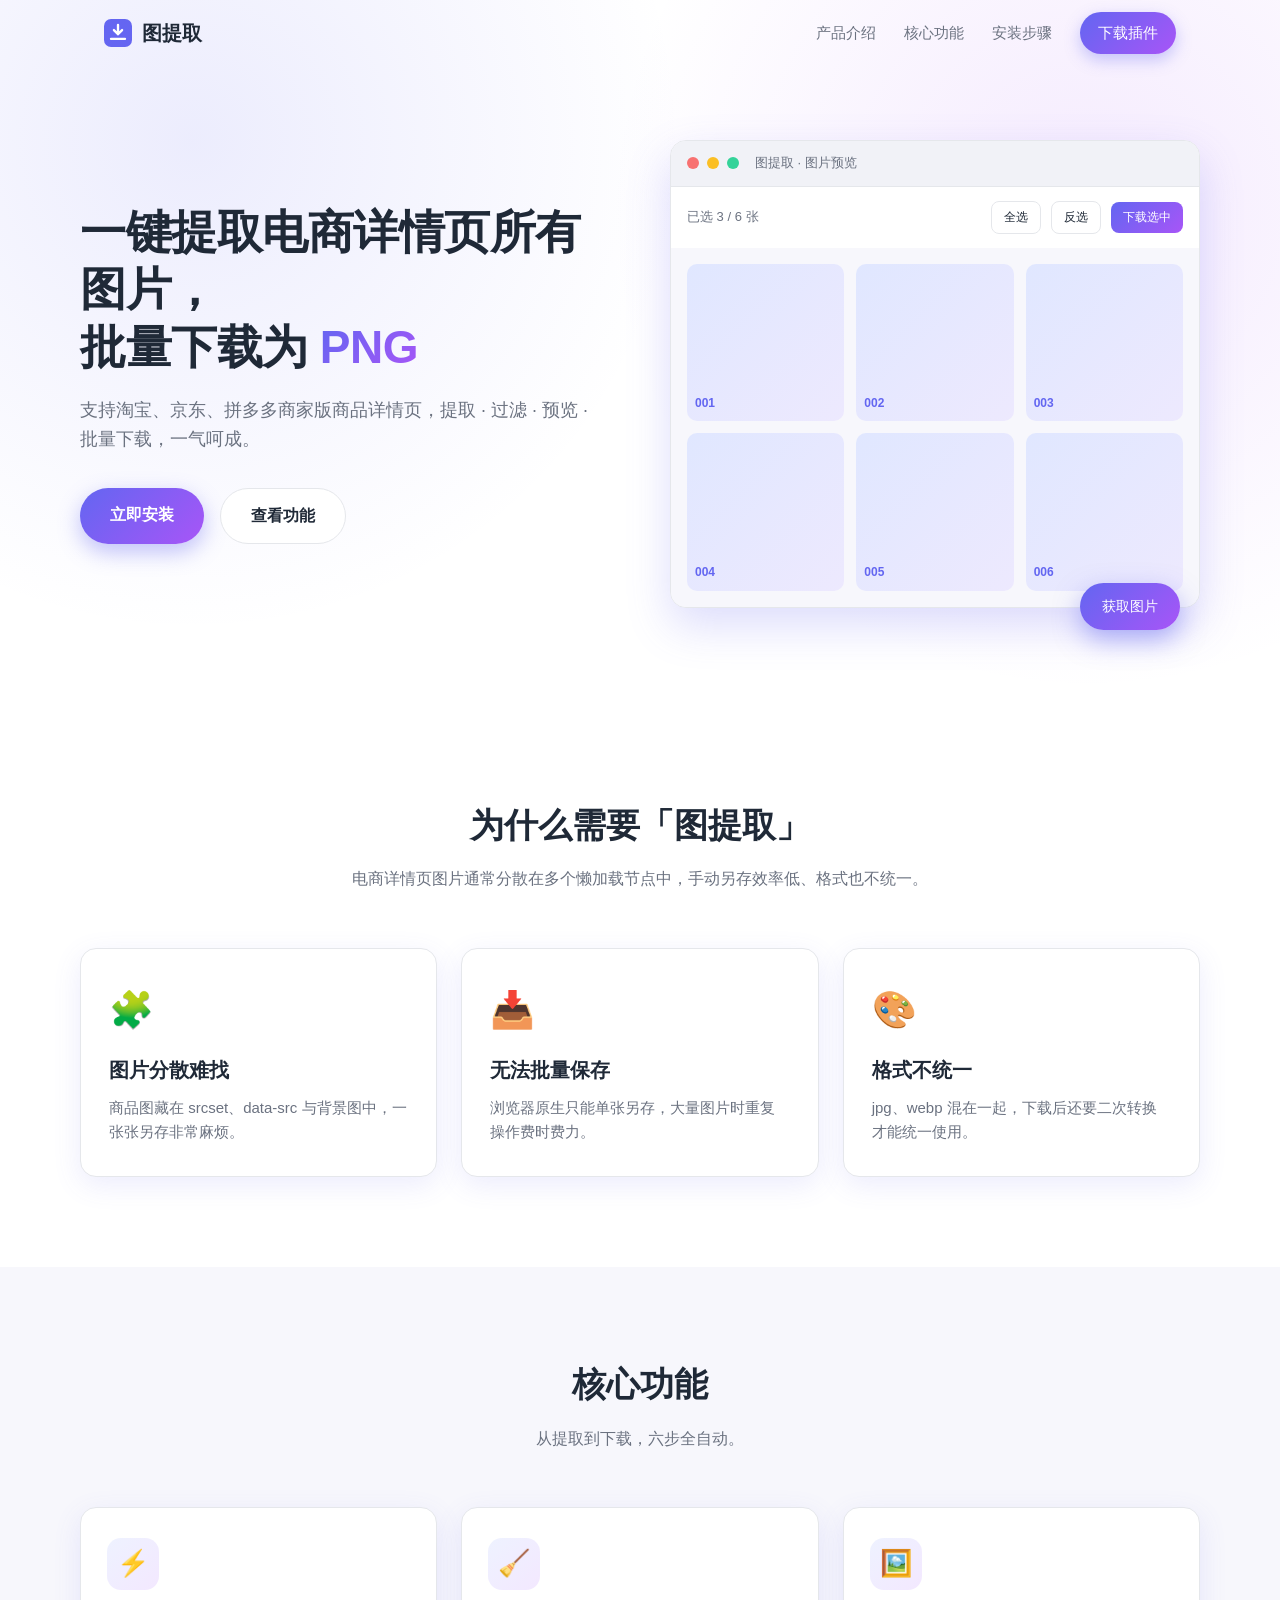
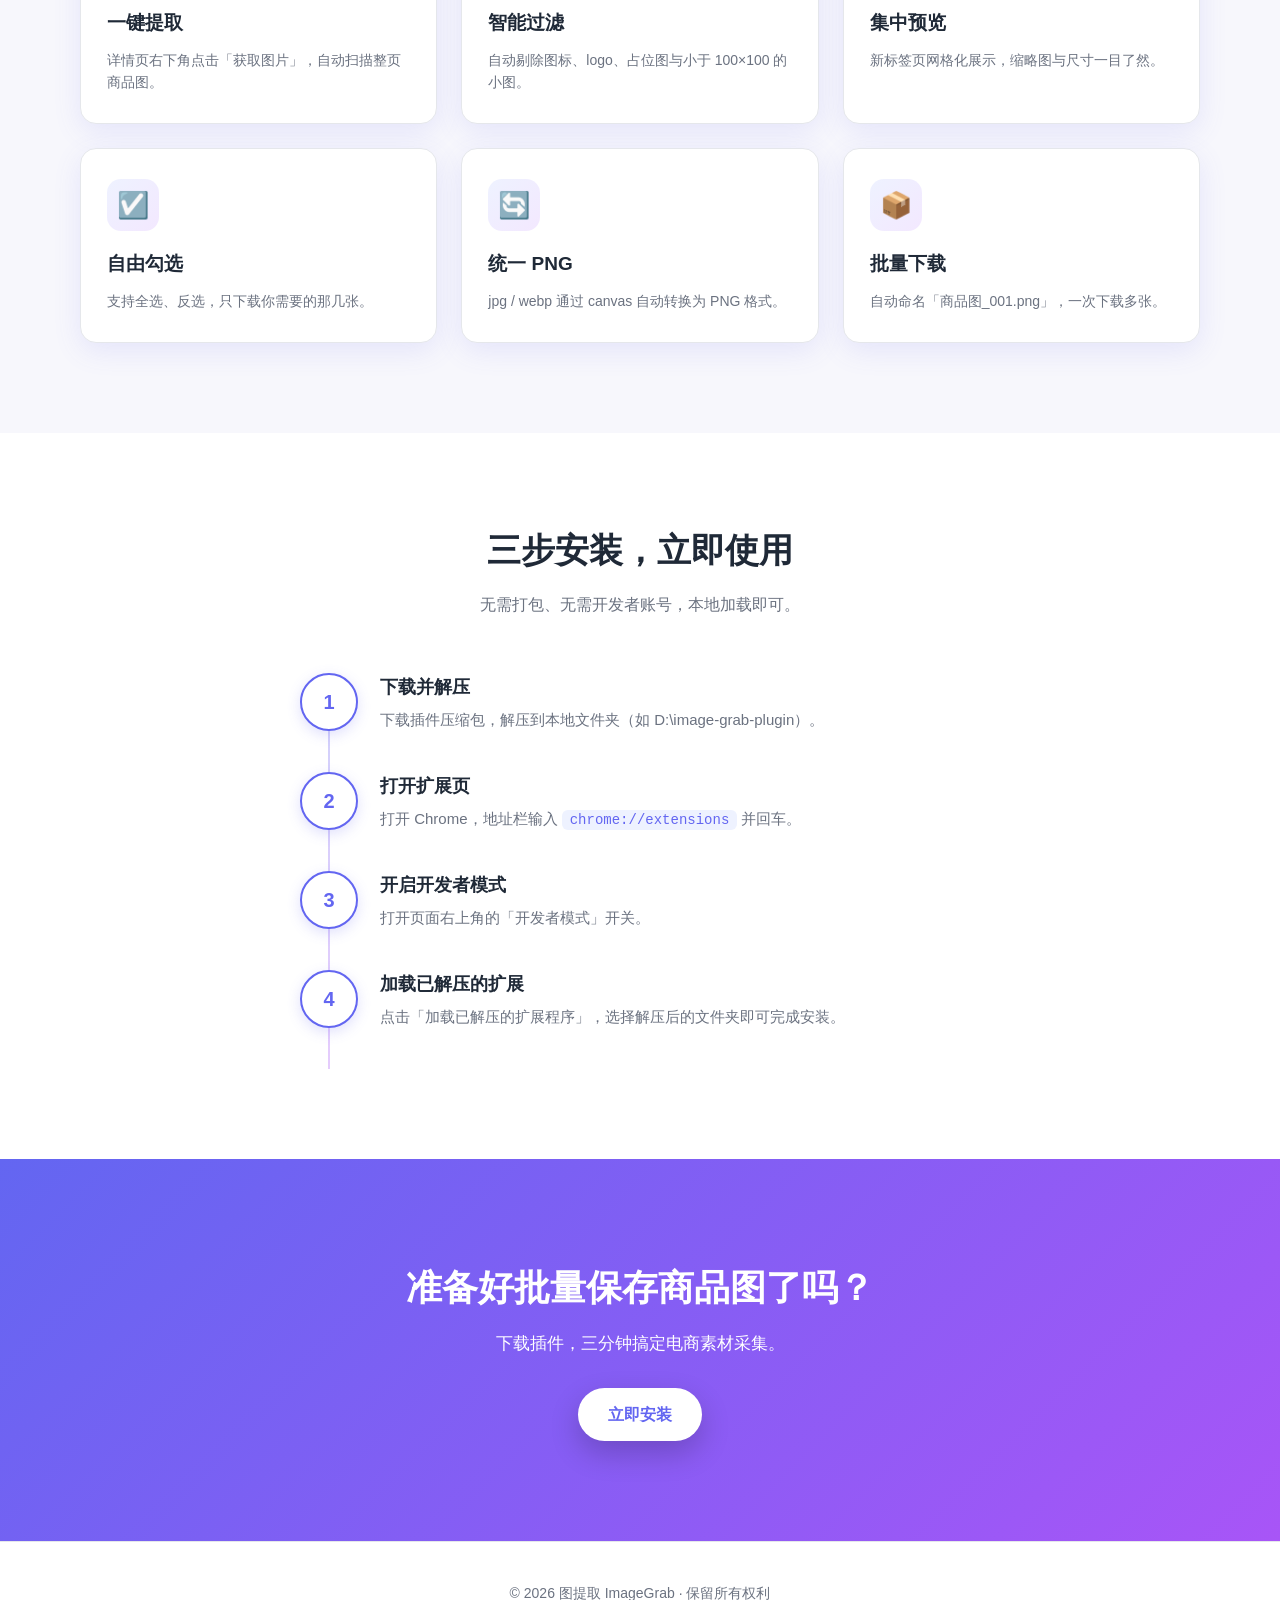
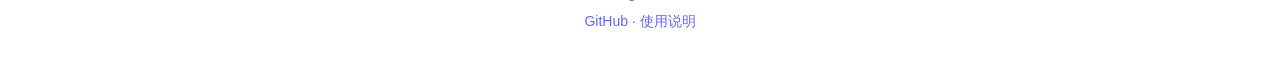
<file: docs/index.html>
<!DOCTYPE html>
<html lang="zh-CN">
<head>
  <meta charset="UTF-8">
  <meta name="viewport" content="width=device-width, initial-scale=1.0">
  <meta name="description" content="图提取 ImageGrab —— 一键提取淘宝、京东、拼多多商品详情页所有图片并批量下载为 PNG 的 Chrome 插件。">
  <title>图提取 ImageGrab · 电商图片批量下载插件</title>
  <link rel="stylesheet" href="css/style.css">
</head>
<body>

  <!-- 顶部导航栏 -->
  <header class="navbar" id="navbar">
    <div class="navbar__inner">
      <a class="navbar__logo" href="#top">
        <svg width="28" height="28" viewBox="0 0 24 24" fill="none" aria-hidden="true">
          <rect width="24" height="24" rx="6" fill="url(#logoG)"/>
          <path d="M12 5v8m0 0l-3.5-3.5M12 13l3.5-3.5M6 17h12" stroke="#fff" stroke-width="2" stroke-linecap="round" stroke-linejoin="round"/>
          <defs><linearGradient id="logoG" x1="0" y1="0" x2="24" y2="24">
            <stop stop-color="#6366f1"/><stop offset="1" stop-color="#a855f7"/>
          </linearGradient></defs>
        </svg>
        <span>图提取</span>
      </a>

      <nav class="navbar__menu" id="menu">
        <a href="#intro">产品介绍</a>
        <a href="#features">核心功能</a>
        <a href="#install">安装步骤</a>
        <a href="#download" class="navbar__cta">下载插件</a>
      </nav>

      <button class="navbar__burger" id="burger" aria-label="打开菜单" aria-expanded="false">
        <span></span><span></span><span></span>
      </button>
    </div>
  </header>

  <!-- 首屏 -->
  <section class="hero" id="top">
    <div class="hero__inner">
      <div class="hero__text">
        <h1>一键提取电商详情页所有图片，<br>批量下载为 <span class="grad">PNG</span></h1>
        <p class="hero__sub">支持淘宝、京东、拼多多商家版商品详情页，提取 · 过滤 · 预览 · 批量下载，一气呵成。</p>
        <div class="hero__buttons">
          <a href="#install" class="btn btn--primary">立即安装</a>
          <a href="#features" class="btn btn--ghost">查看功能</a>
        </div>
      </div>

      <!-- 插件界面示意（纯 CSS 绘制） -->
      <div class="hero__mock" aria-hidden="true">
        <div class="mock__window">
          <div class="mock__bar">
            <span class="dot"></span><span class="dot"></span><span class="dot"></span>
            <span class="mock__title">图提取 · 图片预览</span>
          </div>
          <div class="mock__toolbar">
            <span class="mock__tag">已选 3 / 6 张</span>
            <span class="mock__btn mock__btn--sm">全选</span>
            <span class="mock__btn mock__btn--sm">反选</span>
            <span class="mock__btn mock__btn--primary">下载选中</span>
          </div>
          <div class="mock__grid">
            <div class="mock__cell"><span>001</span></div>
            <div class="mock__cell"><span>002</span></div>
            <div class="mock__cell"><span>003</span></div>
            <div class="mock__cell"><span>004</span></div>
            <div class="mock__cell"><span>005</span></div>
            <div class="mock__cell"><span>006</span></div>
          </div>
        </div>
        <div class="mock__float">获取图片</div>
      </div>
    </div>
  </section>

  <!-- 产品介绍 -->
  <section class="section" id="intro">
    <div class="section__head reveal">
      <h2>为什么需要「图提取」</h2>
      <p>电商详情页图片通常分散在多个懒加载节点中，手动另存效率低、格式也不统一。</p>
    </div>
    <div class="intro__cards">
      <div class="intro__card reveal">
        <div class="intro__icon">🧩</div>
        <h3>图片分散难找</h3>
        <p>商品图藏在 srcset、data-src 与背景图中，一张张另存非常麻烦。</p>
      </div>
      <div class="intro__card reveal">
        <div class="intro__icon">📥</div>
        <h3>无法批量保存</h3>
        <p>浏览器原生只能单张另存，大量图片时重复操作费时费力。</p>
      </div>
      <div class="intro__card reveal">
        <div class="intro__icon">🎨</div>
        <h3>格式不统一</h3>
        <p>jpg、webp 混在一起，下载后还要二次转换才能统一使用。</p>
      </div>
    </div>
  </section>

  <!-- 核心功能 -->
  <section class="section section--tint" id="features">
    <div class="section__head reveal">
      <h2>核心功能</h2>
      <p>从提取到下载，六步全自动。</p>
    </div>
    <div class="features">
      <div class="feature reveal">
        <div class="feature__icon">⚡</div>
        <h3>一键提取</h3>
        <p>详情页右下角点击「获取图片」，自动扫描整页商品图。</p>
      </div>
      <div class="feature reveal">
        <div class="feature__icon">🧹</div>
        <h3>智能过滤</h3>
        <p>自动剔除图标、logo、占位图与小于 100×100 的小图。</p>
      </div>
      <div class="feature reveal">
        <div class="feature__icon">🖼️</div>
        <h3>集中预览</h3>
        <p>新标签页网格化展示，缩略图与尺寸一目了然。</p>
      </div>
      <div class="feature reveal">
        <div class="feature__icon">☑️</div>
        <h3>自由勾选</h3>
        <p>支持全选、反选，只下载你需要的那几张。</p>
      </div>
      <div class="feature reveal">
        <div class="feature__icon">🔄</div>
        <h3>统一 PNG</h3>
        <p>jpg / webp 通过 canvas 自动转换为 PNG 格式。</p>
      </div>
      <div class="feature reveal">
        <div class="feature__icon">📦</div>
        <h3>批量下载</h3>
        <p>自动命名「商品图_001.png」，一次下载多张。</p>
      </div>
    </div>
  </section>

  <!-- 安装步骤 -->
  <section class="section" id="install">
    <div class="section__head reveal">
      <h2>三步安装，立即使用</h2>
      <p>无需打包、无需开发者账号，本地加载即可。</p>
    </div>
    <ol class="timeline">
      <li class="timeline__item reveal">
        <span class="timeline__num">1</span>
        <div>
          <h3>下载并解压</h3>
          <p>下载插件压缩包，解压到本地文件夹（如 D:\image-grab-plugin）。</p>
        </div>
      </li>
      <li class="timeline__item reveal">
        <span class="timeline__num">2</span>
        <div>
          <h3>打开扩展页</h3>
          <p>打开 Chrome，地址栏输入 <code>chrome://extensions</code> 并回车。</p>
        </div>
      </li>
      <li class="timeline__item reveal">
        <span class="timeline__num">3</span>
        <div>
          <h3>开启开发者模式</h3>
          <p>打开页面右上角的「开发者模式」开关。</p>
        </div>
      </li>
      <li class="timeline__item reveal">
        <span class="timeline__num">4</span>
        <div>
          <h3>加载已解压的扩展</h3>
          <p>点击「加载已解压的扩展程序」，选择解压后的文件夹即可完成安装。</p>
        </div>
      </li>
    </ol>
  </section>

  <!-- 底部 CTA + Footer -->
  <section class="cta" id="download">
    <h2 class="reveal">准备好批量保存商品图了吗？</h2>
    <p class="reveal">下载插件，三分钟搞定电商素材采集。</p>
    <a href="#install" class="btn btn--primary reveal">立即安装</a>
  </section>

  <footer class="footer">
    <p>© 2026 图提取 ImageGrab · 保留所有权利</p>
    <p><a href="#" class="footer__link">GitHub</a> · <a href="#" class="footer__link">使用说明</a></p>
  </footer>

  <script src="js/main.js"></script>
</body>
</html>
</file>
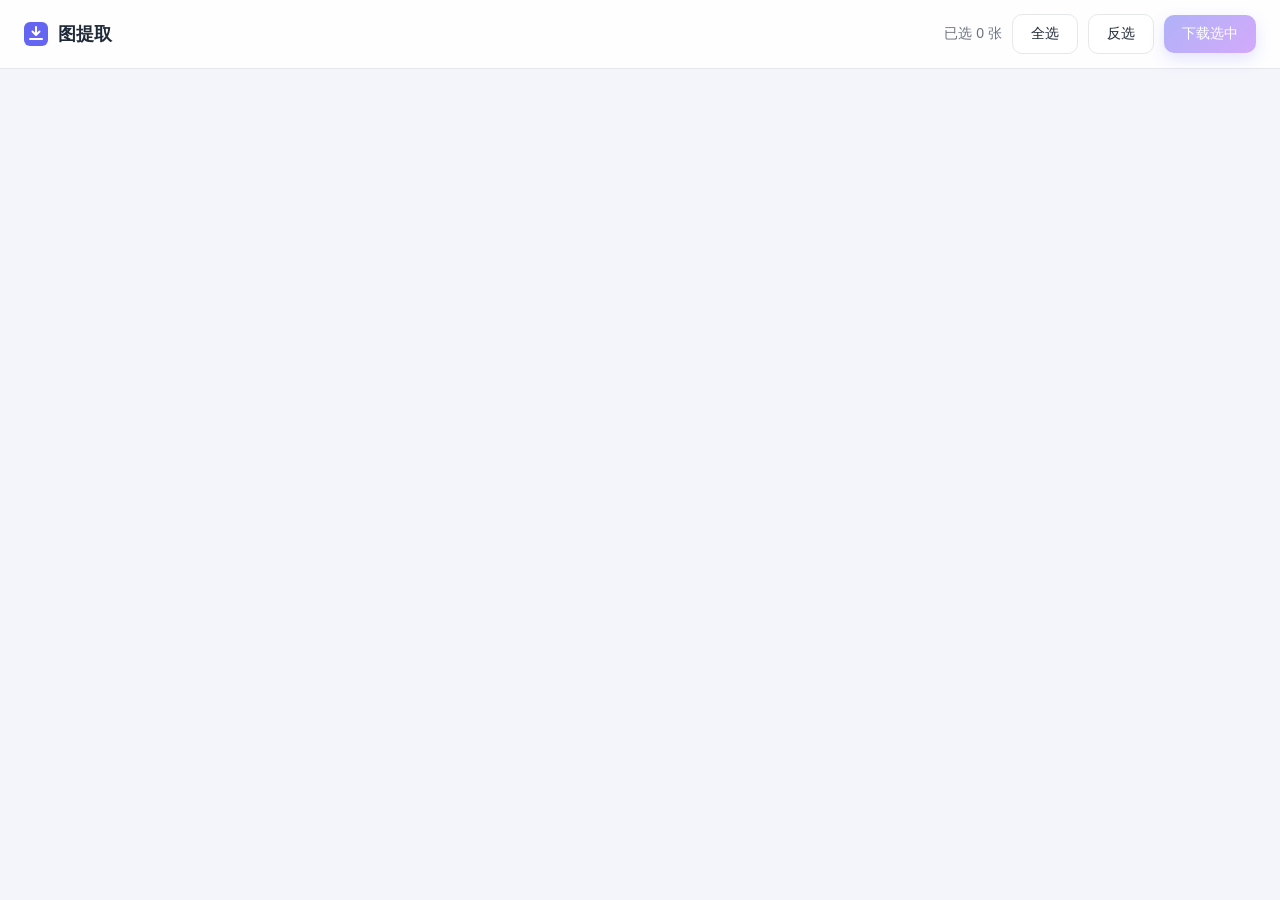
<file: gallery.html>
<!DOCTYPE html>
<html lang="zh-CN">
<head>
  <meta charset="UTF-8">
  <meta name="viewport" content="width=device-width, initial-scale=1.0">
  <title>图提取 · 图片预览</title>
  <link rel="stylesheet" href="gallery.css">
</head>
<body>
  <header class="topbar">
    <div class="brand">
      <svg width="24" height="24" viewBox="0 0 24 24" fill="none" aria-hidden="true">
        <rect width="24" height="24" rx="6" fill="url(#g)"/>
        <path d="M12 5v8m0 0l-3.5-3.5M12 13l3.5-3.5M6 17h12" stroke="#fff" stroke-width="2" stroke-linecap="round" stroke-linejoin="round"/>
        <defs>
          <linearGradient id="g" x1="0" y1="0" x2="24" y2="24">
            <stop stop-color="#6366f1"/><stop offset="1" stop-color="#a855f7"/>
          </linearGradient>
        </defs>
      </svg>
      <span>图提取</span>
    </div>

    <div class="actions">
      <span id="stat" class="stat">已选 0 张</span>
      <button id="selectAll" class="ghost">全选</button>
      <button id="invert" class="ghost">反选</button>
      <button id="download" class="primary" disabled>下载选中</button>
    </div>
  </header>

  <div id="progress" class="progress hidden">
    <div class="progress-bar">
      <div id="progressFill" class="progress-fill"></div>
    </div>
    <span id="progressText">0 / 0</span>
  </div>

  <main id="grid" class="grid"></main>

  <div id="empty" class="empty hidden">
    <svg width="64" height="64" viewBox="0 0 24 24" fill="none" aria-hidden="true">
      <path d="M4 5h16v14H4z" stroke="#cbd5e1" stroke-width="1.5" stroke-linejoin="round"/>
      <circle cx="9" cy="10" r="1.6" stroke="#cbd5e1" stroke-width="1.5"/>
      <path d="M4 17l5-5 4 4 3-3 4 4" stroke="#cbd5e1" stroke-width="1.5" stroke-linejoin="round"/>
    </svg>
    <p>暂无图片</p>
    <p class="hint">请先在淘宝 / 京东 / 拼多多商品详情页，点击右下角「获取图片」</p>
  </div>

  <div id="toast" class="toast"></div>

  <script src="gallery.js"></script>
</body>
</html>
</file>
<file: docs/css/style.css>
/* 图提取 ImageGrab 官网全站样式 */

:root {
  --primary: #6366f1;
  --primary-2: #a855f7;
  --grad: linear-gradient(135deg, #6366f1 0%, #a855f7 100%);
  --bg: #ffffff;
  --bg-tint: #f7f7fc;
  --text: #1f2937;
  --muted: #6b7280;
  --border: #e5e7eb;
  --radius: 16px;
  --shadow: 0 8px 28px rgba(99, 102, 241, 0.12);
  --shadow-lg: 0 18px 44px rgba(99, 102, 241, 0.22);
}

* { box-sizing: border-box; margin: 0; padding: 0; }

html { scroll-behavior: smooth; }

body {
  font-family: -apple-system, BlinkMacSystemFont, "PingFang SC", "Microsoft YaHei", "Segoe UI", sans-serif;
  color: var(--text);
  background: var(--bg);
  line-height: 1.6;
}

a { color: inherit; text-decoration: none; }

/* ---------------- 导航栏 ---------------- */
.navbar {
  position: fixed;
  top: 0;
  left: 0;
  right: 0;
  z-index: 100;
  padding: 12px 0;
  transition: background 0.3s ease, box-shadow 0.3s ease;
}

.navbar.scrolled {
  background: rgba(255, 255, 255, 0.8);
  backdrop-filter: blur(12px);
  box-shadow: 0 4px 20px rgba(0, 0, 0, 0.08);
}

.navbar__inner {
  max-width: 1120px;
  margin: 0 auto;
  padding: 0 24px;
  display: flex;
  align-items: center;
  justify-content: space-between;
}

.navbar__logo {
  display: flex;
  align-items: center;
  gap: 10px;
  font-size: 20px;
  font-weight: 700;
}

.navbar__menu {
  display: flex;
  align-items: center;
  gap: 28px;
}

.navbar__menu a {
  font-size: 15px;
  color: var(--muted);
  transition: color 0.2s ease;
}

.navbar__menu a:hover,
.navbar__menu a.active { color: var(--primary); }

.navbar__cta {
  padding: 9px 18px;
  background: var(--grad);
  color: #fff !important;
  border-radius: 999px;
  box-shadow: 0 6px 16px rgba(99, 102, 241, 0.35);
}

.navbar__burger {
  display: none;
  flex-direction: column;
  gap: 5px;
  background: none;
  border: none;
  cursor: pointer;
  padding: 6px;
}

.navbar__burger span {
  width: 24px;
  height: 2px;
  background: var(--text);
  border-radius: 2px;
  transition: transform 0.3s ease, opacity 0.3s ease;
}

/* ---------------- 首屏 ---------------- */
.hero {
  padding: 140px 24px 100px;
  background:
    radial-gradient(circle at 15% 20%, rgba(99, 102, 241, 0.12), transparent 40%),
    radial-gradient(circle at 85% 30%, rgba(168, 85, 247, 0.12), transparent 40%);
}

.hero__inner {
  max-width: 1120px;
  margin: 0 auto;
  display: grid;
  grid-template-columns: 1fr 1fr;
  gap: 60px;
  align-items: center;
}

.hero__text h1 {
  font-size: 46px;
  line-height: 1.25;
  letter-spacing: -0.5px;
}

.grad {
  background: var(--grad);
  -webkit-background-clip: text;
  background-clip: text;
  -webkit-text-fill-color: transparent;
}

.hero__sub {
  margin-top: 20px;
  font-size: 18px;
  color: var(--muted);
}

.hero__buttons {
  margin-top: 34px;
  display: flex;
  gap: 16px;
  flex-wrap: wrap;
}

.btn {
  display: inline-block;
  padding: 14px 30px;
  border-radius: 999px;
  font-size: 16px;
  font-weight: 600;
  transition: transform 0.2s ease, box-shadow 0.2s ease;
}

.btn--primary {
  background: var(--grad);
  color: #fff;
  box-shadow: 0 8px 22px rgba(99, 102, 241, 0.4);
}

.btn--primary:hover {
  transform: translateY(-3px);
  box-shadow: 0 14px 30px rgba(99, 102, 241, 0.5);
}

.btn--ghost {
  color: var(--text);
  border: 1px solid var(--border);
  background: #fff;
}

.btn--ghost:hover {
  border-color: var(--primary);
  color: var(--primary);
  transform: translateY(-3px);
}

/* 首屏示意图 */
.hero__mock { position: relative; }

.mock__window {
  background: #fff;
  border-radius: var(--radius);
  box-shadow: var(--shadow-lg);
  overflow: hidden;
  border: 1px solid var(--border);
}

.mock__bar {
  display: flex;
  align-items: center;
  gap: 8px;
  padding: 12px 16px;
  background: #f1f2f7;
  border-bottom: 1px solid var(--border);
}

.dot { width: 12px; height: 12px; border-radius: 50%; background: #e5e7eb; }
.dot:first-child { background: #f87171; }
.dot:nth-child(2) { background: #fbbf24; }
.dot:nth-child(3) { background: #34d399; }

.mock__title { margin-left: 8px; font-size: 13px; color: var(--muted); }

.mock__toolbar {
  display: flex;
  align-items: center;
  gap: 10px;
  padding: 14px 16px;
  flex-wrap: wrap;
}

.mock__tag { font-size: 13px; color: var(--muted); margin-right: auto; }

.mock__btn {
  font-size: 12px;
  padding: 6px 12px;
  border-radius: 8px;
  background: #fff;
  border: 1px solid var(--border);
  color: var(--text);
}

.mock__btn--primary {
  background: var(--grad);
  color: #fff;
  border: none;
}

.mock__grid {
  display: grid;
  grid-template-columns: repeat(3, 1fr);
  gap: 12px;
  padding: 16px;
  background: var(--bg-tint);
}

.mock__cell {
  aspect-ratio: 1 / 1;
  border-radius: 10px;
  background: linear-gradient(135deg, #e0e7ff, #ede9fe);
  display: flex;
  align-items: flex-end;
  justify-content: flex-start;
  padding: 8px;
  font-size: 12px;
  color: var(--primary);
  font-weight: 600;
}

.mock__float {
  position: absolute;
  right: 20px;
  bottom: -22px;
  padding: 12px 22px;
  border-radius: 999px;
  background: var(--grad);
  color: #fff;
  font-size: 14px;
  box-shadow: 0 10px 26px rgba(99, 102, 241, 0.5);
}

/* ---------------- 通用区块 ---------------- */
.section { padding: 90px 24px; }
.section--tint { background: var(--bg-tint); }

.section__head {
  max-width: 640px;
  margin: 0 auto 56px;
  text-align: center;
}

.section__head h2 { font-size: 34px; margin-bottom: 14px; }
.section__head p { color: var(--muted); font-size: 16px; }

/* ---------------- 产品介绍卡片 ---------------- */
.intro__cards {
  max-width: 1120px;
  margin: 0 auto;
  display: grid;
  grid-template-columns: repeat(3, 1fr);
  gap: 24px;
}

.intro__card {
  background: #fff;
  border: 1px solid var(--border);
  border-radius: var(--radius);
  padding: 32px 28px;
  box-shadow: var(--shadow);
  transition: transform 0.25s ease, box-shadow 0.25s ease;
}

.intro__card:hover {
  transform: translateY(-6px);
  box-shadow: var(--shadow-lg);
}

.intro__icon { font-size: 36px; margin-bottom: 16px; }
.intro__card h3 { margin-bottom: 10px; font-size: 20px; }
.intro__card p { color: var(--muted); font-size: 15px; }

/* ---------------- 核心功能 ---------------- */
.features {
  max-width: 1120px;
  margin: 0 auto;
  display: grid;
  grid-template-columns: repeat(3, 1fr);
  gap: 24px;
}

.feature {
  background: #fff;
  border-radius: var(--radius);
  padding: 30px 26px;
  border: 1px solid var(--border);
  box-shadow: var(--shadow);
  transition: transform 0.25s ease, box-shadow 0.25s ease;
}

.feature:hover {
  transform: translateY(-8px);
  box-shadow: var(--shadow-lg);
}

.feature__icon {
  width: 52px;
  height: 52px;
  display: flex;
  align-items: center;
  justify-content: center;
  font-size: 26px;
  border-radius: 14px;
  background: linear-gradient(135deg, #eef2ff, #f3e8ff);
  margin-bottom: 18px;
}

.feature h3 { margin-bottom: 10px; font-size: 19px; }
.feature p { color: var(--muted); font-size: 14px; }

/* ---------------- 安装步骤时间线 ---------------- */
.timeline {
  max-width: 680px;
  margin: 0 auto;
  list-style: none;
  position: relative;
}

.timeline::before {
  content: "";
  position: absolute;
  left: 28px;
  top: 0;
  bottom: 0;
  width: 2px;
  background: linear-gradient(var(--primary), var(--primary-2));
  opacity: 0.3;
}

.timeline__item {
  position: relative;
  padding: 0 0 40px 80px;
}

.timeline__num {
  position: absolute;
  left: 0;
  top: 0;
  width: 58px;
  height: 58px;
  border-radius: 50%;
  background: #fff;
  border: 2px solid var(--primary);
  color: var(--primary);
  display: flex;
  align-items: center;
  justify-content: center;
  font-size: 20px;
  font-weight: 700;
  box-shadow: 0 4px 14px rgba(99, 102, 241, 0.2);
}

.timeline__item h3 { margin-bottom: 6px; font-size: 18px; }
.timeline__item p { color: var(--muted); font-size: 15px; }
.timeline__item code {
  background: #eef2ff;
  color: var(--primary);
  padding: 2px 8px;
  border-radius: 6px;
  font-size: 14px;
}

/* ---------------- CTA + Footer ---------------- */
.cta {
  padding: 100px 24px;
  text-align: center;
  background: var(--grad);
  color: #fff;
}

.cta h2 { font-size: 36px; margin-bottom: 14px; }
.cta p { margin-bottom: 30px; opacity: 0.9; font-size: 17px; }
.cta .btn--primary {
  background: #fff;
  color: var(--primary);
  box-shadow: 0 12px 30px rgba(0, 0, 0, 0.2);
}

.footer {
  padding: 34px 24px;
  text-align: center;
  color: var(--muted);
  font-size: 14px;
  border-top: 1px solid var(--border);
}

.footer p { margin: 6px 0; }
.footer__link { color: var(--primary); }

/* ---------------- 滚动显现动画 ---------------- */
.reveal {
  opacity: 0;
  transform: translateY(24px);
  transition: opacity 0.6s ease, transform 0.6s ease;
}

.reveal.visible {
  opacity: 1;
  transform: translateY(0);
}

/* ---------------- 响应式 ---------------- */
@media (max-width: 900px) {
  .hero__inner { grid-template-columns: 1fr; gap: 50px; }
  .hero__text h1 { font-size: 36px; }
  .intro__cards, .features { grid-template-columns: repeat(2, 1fr); }
}

@media (max-width: 640px) {
  .navbar__burger { display: flex; }

  .navbar__menu {
    position: absolute;
    top: 100%;
    left: 0;
    right: 0;
    flex-direction: column;
    align-items: stretch;
    gap: 0;
    background: #fff;
    box-shadow: 0 12px 30px rgba(0, 0, 0, 0.12);
    padding: 10px 0;
    transform: translateY(-12px);
    opacity: 0;
    pointer-events: none;
    transition: transform 0.3s ease, opacity 0.3s ease;
  }

  .navbar__menu.open {
    transform: translateY(0);
    opacity: 1;
    pointer-events: auto;
  }

  .navbar__menu a {
    padding: 14px 24px;
    border-bottom: 1px solid var(--border);
  }

  .navbar__cta {
    margin: 12px 24px;
    text-align: center;
  }

  .hero { padding: 110px 20px 80px; }
  .hero__text h1 { font-size: 30px; }
  .intro__cards, .features { grid-template-columns: 1fr; }
  .section { padding: 60px 20px; }
  .section__head h2 { font-size: 28px; }
  .cta h2 { font-size: 28px; }
}
</file>
<file: gallery.css>
/* 图提取 ImageGrab —— 预览页样式 */

:root {
  --bg: #f4f5fb;
  --card: #ffffff;
  --text: #1f2937;
  --muted: #6b7280;
  --primary: #6366f1;
  --primary-2: #a855f7;
  --border: #e5e7eb;
  --shadow: 0 8px 24px rgba(99, 102, 241, 0.12);
}

* { box-sizing: border-box; }

body {
  margin: 0;
  font-family: -apple-system, BlinkMacSystemFont, "PingFang SC", "Microsoft YaHei", sans-serif;
  background: var(--bg);
  color: var(--text);
}

/* 顶栏 */
.topbar {
  position: sticky;
  top: 0;
  z-index: 10;
  display: flex;
  align-items: center;
  justify-content: space-between;
  gap: 12px;
  flex-wrap: wrap;
  padding: 14px 24px;
  background: rgba(255, 255, 255, 0.85);
  backdrop-filter: blur(10px);
  border-bottom: 1px solid var(--border);
}

.brand {
  display: flex;
  align-items: center;
  gap: 10px;
  font-size: 18px;
  font-weight: 700;
}

.actions {
  display: flex;
  align-items: center;
  gap: 10px;
  flex-wrap: wrap;
}

.stat {
  color: var(--muted);
  font-size: 14px;
}

button {
  font-family: inherit;
  border: none;
  border-radius: 10px;
  padding: 10px 18px;
  font-size: 14px;
  cursor: pointer;
  transition: transform 0.15s ease, box-shadow 0.15s ease, opacity 0.15s ease;
}

button:disabled {
  opacity: 0.5;
  cursor: not-allowed;
}

.ghost {
  background: #fff;
  color: var(--text);
  border: 1px solid var(--border);
}

.ghost:hover:not(:disabled) {
  border-color: var(--primary);
  color: var(--primary);
}

.primary {
  background: linear-gradient(135deg, var(--primary), var(--primary-2));
  color: #fff;
  box-shadow: 0 6px 16px rgba(99, 102, 241, 0.35);
}

.primary:hover:not(:disabled) {
  transform: translateY(-2px);
  box-shadow: 0 10px 22px rgba(99, 102, 241, 0.45);
}

/* 进度条 */
.progress {
  display: flex;
  align-items: center;
  gap: 14px;
  margin: 18px 24px 0;
}

.progress-bar {
  flex: 1;
  height: 8px;
  background: #e5e7eb;
  border-radius: 6px;
  overflow: hidden;
}

.progress-fill {
  height: 100%;
  width: 0;
  background: linear-gradient(135deg, var(--primary), var(--primary-2));
  border-radius: 6px;
  transition: width 0.3s ease;
}

.progress span {
  font-size: 13px;
  color: var(--muted);
  white-space: nowrap;
}

/* 网格 */
.grid {
  display: grid;
  grid-template-columns: repeat(auto-fill, minmax(160px, 1fr));
  gap: 16px;
  padding: 20px 24px 40px;
}

.card {
  position: relative;
  background: var(--card);
  border-radius: 14px;
  overflow: hidden;
  box-shadow: var(--shadow);
  border: 2px solid transparent;
  transition: transform 0.2s ease, border-color 0.2s ease, box-shadow 0.2s ease;
}

.card:hover {
  transform: translateY(-4px);
  box-shadow: 0 14px 30px rgba(99, 102, 241, 0.18);
}

.card.checked {
  border-color: var(--primary);
}

.thumb {
  display: block;
  width: 100%;
  aspect-ratio: 1 / 1;
  object-fit: cover;
  cursor: pointer;
  background: #f3f4f6;
}

.check {
  position: absolute;
  top: 10px;
  left: 10px;
  width: 20px;
  height: 20px;
  z-index: 2;
  cursor: pointer;
  accent-color: var(--primary);
}

.meta {
  display: flex;
  align-items: center;
  justify-content: space-between;
  gap: 8px;
  padding: 10px 12px;
  font-size: 12px;
}

.size { color: var(--muted); }
.idx { color: var(--primary); font-weight: 600; }

/* 空状态 */
.empty {
  text-align: center;
  padding: 80px 20px;
  color: var(--muted);
}

.empty p { margin: 12px 0 0; font-size: 16px; }
.empty .hint { font-size: 13px; }

/* Toast */
.toast {
  position: fixed;
  left: 50%;
  bottom: 30px;
  transform: translateX(-50%) translateY(10px);
  max-width: 80vw;
  padding: 12px 20px;
  background: rgba(17, 24, 39, 0.92);
  color: #fff;
  font-size: 14px;
  border-radius: 10px;
  opacity: 0;
  transition: opacity 0.3s ease, transform 0.3s ease;
  pointer-events: none;
  z-index: 100;
}

.toast.show {
  opacity: 1;
  transform: translateX(-50%) translateY(0);
}

.hidden { display: none; }

@media (max-width: 640px) {
  .topbar { padding: 12px 16px; }
  .grid { padding: 16px; gap: 12px; grid-template-columns: repeat(auto-fill, minmax(130px, 1fr)); }
}
</file>
